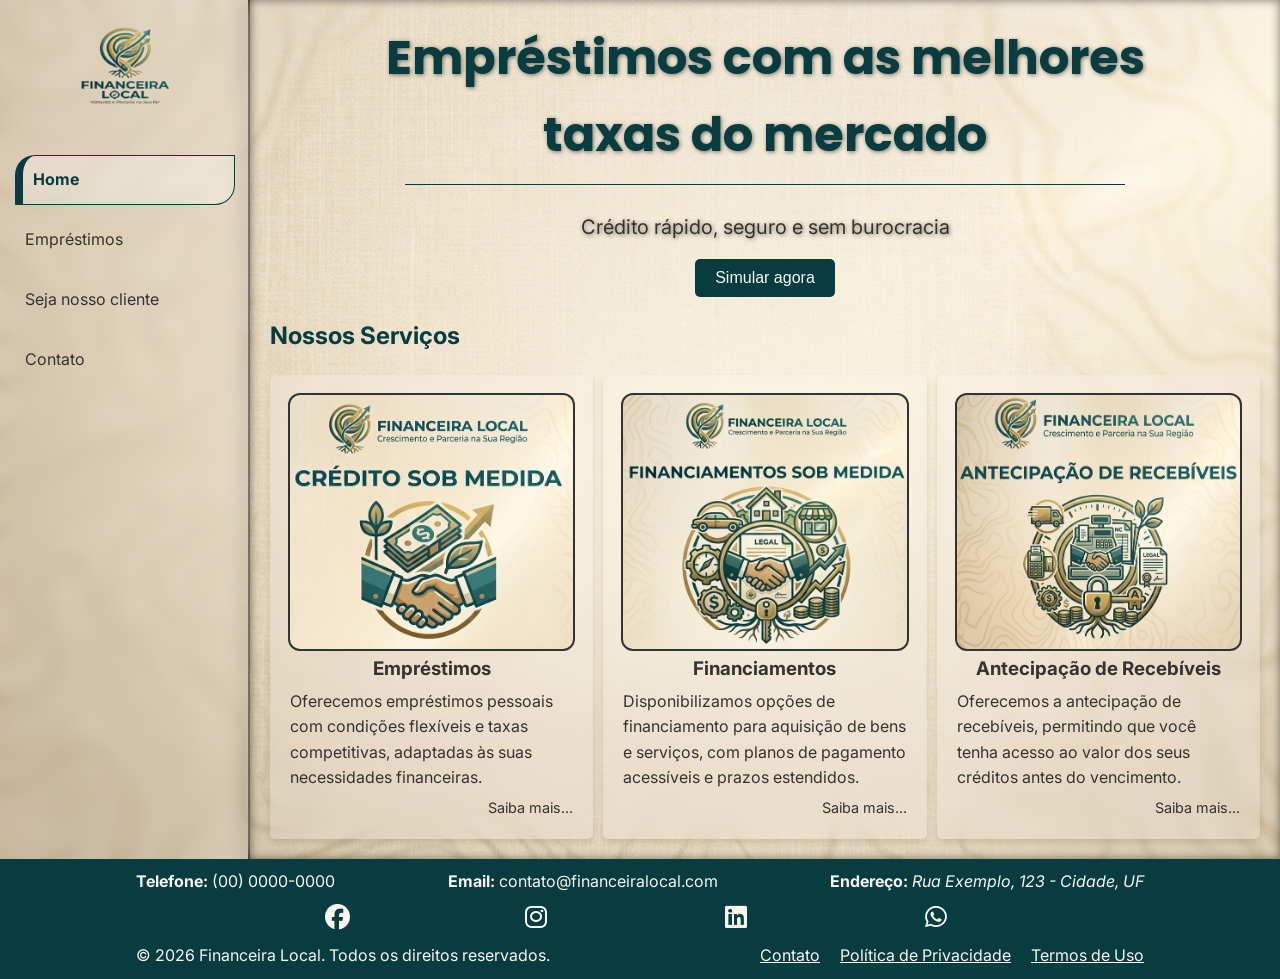
<file: index.html>
<!DOCTYPE html>
<html lang="pt-BR">
<head>
    <meta charset="UTF-8">
    <meta name="viewport" content="width=device-width, initial-scale=1.0">
    <title>Financeira Local - Home</title>
    <link rel="icon" type="image/x-icon" href="./src/assets/favicon/favicon.ico">
    <link rel="stylesheet" href="./src/css/index.css">
</head>
<body>
    <!-- Barra de Navegação Lateral -->
    <nav class="navbar">
        <div class="logo" title="Financeira Local">
            <a href="./index.html"><img src="./src/assets/img/logo/logo-512x512.png" alt="logo financeira local"></a>
        </div>
        <ul class="nav-links">
            <li  class="active" ><a href="#home" title="Home"><span>Home</span></a></li>
            <li><a href="./src/pages/emprestimos.html" title="Empréstimos"><span>Empréstimos</span></a></li>
            <li><a href="./src/pages/cliente.html" title="Seja nosso cliente"><span>Seja nosso cliente</span></a></li>
            <li><a href="#contato" title="Contato"><span>Contato</span></a></li>
        </ul>
    </nav>

    <!-- Conteúdo Principal -->
    <main class="main-content">
        <section class="hero" id="home">
            <h1>Empréstimos com as melhores taxas do mercado</h1>
            <hr class="underline">
            <p class="sub-text">Crédito rápido, seguro e sem burocracia</p>
            <button id="btnSimulation" class="btn-cta" title="Simular agora">Simular agora</button>
        </section>

        <section class="features" id="emprestimos">
            <h2>Nossos Serviços</h2>

            <div class="feature-cards">
                <div class="feature-card" title="Empréstimos Pessoais">
                    <img class="img-card" src="./src/assets/img/emprestimos-card.jpeg" alt="Empréstimos">
                    <h3>Empréstimos</h3>
                    <p>Oferecemos empréstimos pessoais com condições flexíveis e taxas competitivas, adaptadas às suas necessidades financeiras.</p>
                    <span class="moreInfo">Saiba mais...</span>
                </div>
                <div class="feature-card" title="Financiamentos">
                    <img class="img-card" src="./src/assets/img/financiamento-card.jpeg" alt="Financiamentos">
                    <h3>Financiamentos</h3>
                    <p>Disponibilizamos opções de financiamento para aquisição de bens e serviços, com planos de pagamento acessíveis e prazos estendidos.</p>
                    <span class="moreInfo">Saiba mais...</span>
                </div>
                <div class="feature-card" title="Antecipação de Recebíveis">
                    <img class="img-card" src="./src/assets/img/antecipacao-de-recebiveis-card.jpeg" alt="Antecipação de Recebíveis">
                    <h3>Antecipação de Recebíveis</h3>
                    <p>Oferecemos a antecipação de recebíveis, permitindo que você tenha acesso ao valor dos seus créditos antes do vencimento.</p>
                    <span class="moreInfo">Saiba mais...</span>
                </div>
            </div>
        </section>
    </main>

    <!--  Elemento de Rolagem -->
      <span id="btnTopo" class="glass-effect">
          <i class="fa-solid fa-circle-up"></i>
      </span>

    <!-- Rodapé -->
    <footer id="contato">
        <div class="footer-info-contacts">
            <span title="Telefone">
                <strong>Telefone:</strong>
                <a href="https://wa.me/0000000000" target="_blank" rel="noopener noreferrer">(00) 0000-0000</a>
            </span>
            <span title="Email">
                <strong>Email:</strong>
                <a href="mailto:contato@financeiralocal.com" target="_blank" rel="noopener noreferrer">contato@financeiralocal.com</a>
            </span>
            <span title="Endereço">
                <strong>Endereço:</strong>
                <address>Rua Exemplo, 123 - Cidade, UF</address>
            </span>
        </div>

        <div class="footer-social-media">
            <a href="https://www.facebook.com/?locale=pt_BR" target="_blank" rel="noopener noreferrer" title="Facebook"><i class="fa-brands fa-facebook"></i></a>
            <a href="https://www.instagram.com/" target="_blank" rel="noopener noreferrer" title="Instagram"><i class="fa-brands fa-instagram"></i></a>
            <a href="https://www.linkedin.com/" target="_blank" rel="noopener noreferrer" title="LinkedIn"><i class="fa-brands fa-linkedin"></i></a>
            <a href="https://wa.me/0000000000" target="_blank" rel="noopener noreferrer" title="WhatsApp"><i class="fa-brands fa-whatsapp"></i></a>
        </div>
        <div class="footer-legal">
            <p title="Direitos Autorais">&copy; 2026 Financeira Local. Todos os direitos reservados.</p>
            <p class="footer-legal-links">
                <span title="contato"><a href="#contato">Contato</a></span>
                <span title="Política de Privacidade"><a href="#politica-privacidade">Política de Privacidade</a></span>
                <span title="Termos de Uso"><a href="#termos-uso">Termos de Uso</a></span>
            </p>
        </div>
    </footer>
    <script type="module" src="./src/js/index.js"></script>
</body>
</html>
</file>
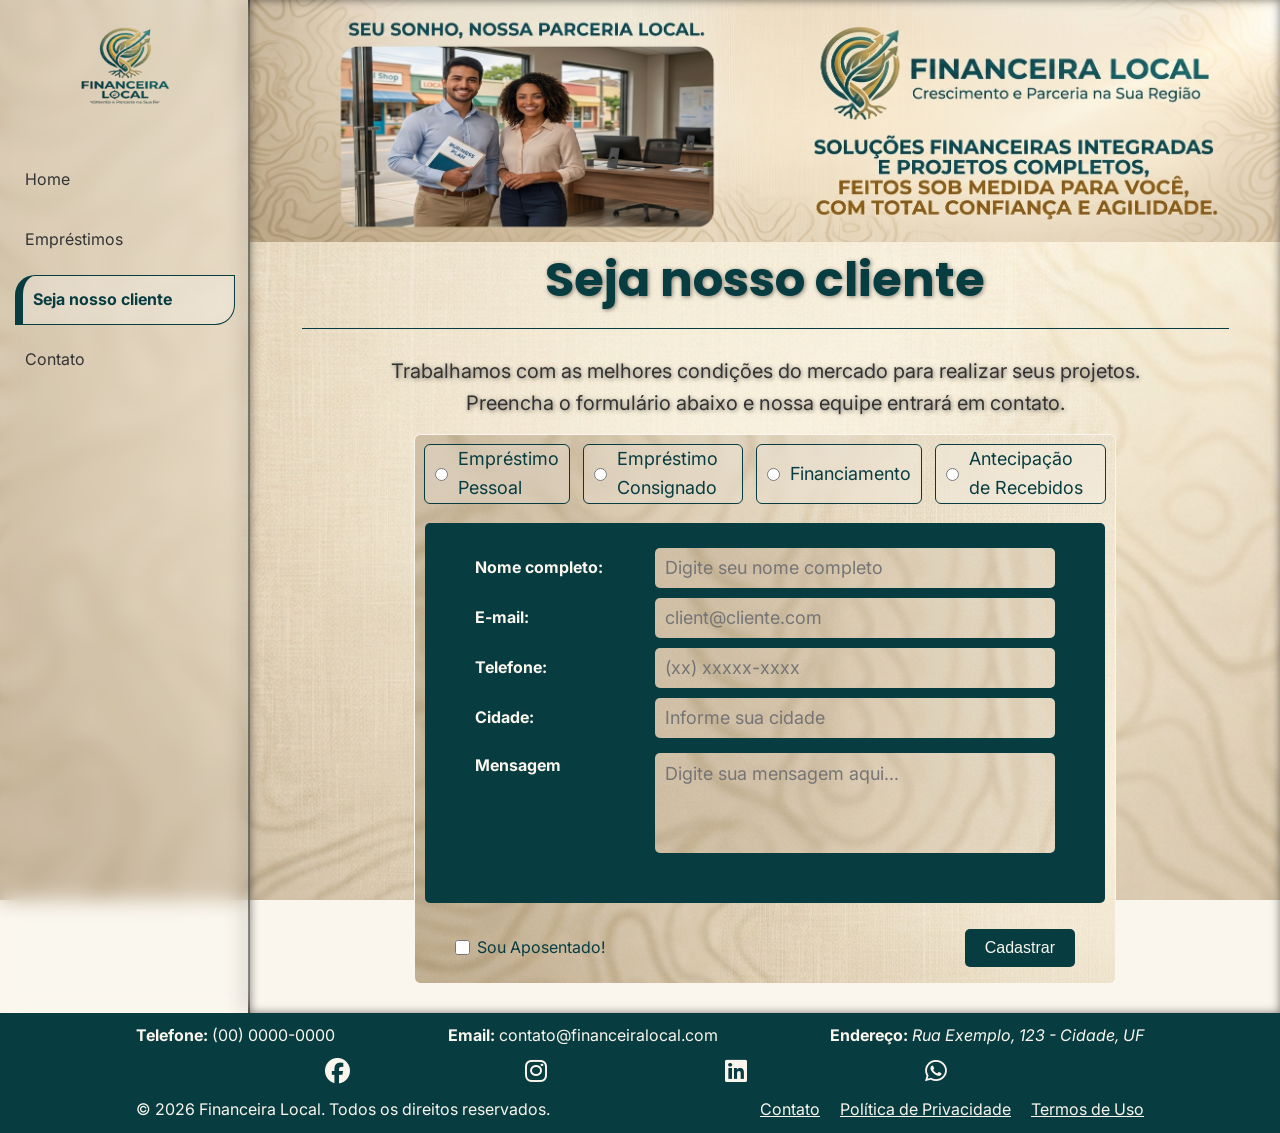
<file: src/pages/cliente.html>
<!DOCTYPE html>
<html lang="pt-BR">
<head>
    <meta charset="UTF-8">
    <meta name="viewport" content="width=device-width, initial-scale=1.0">
    <title>Financeira Local - Seja Cliente</title>
    <link rel="icon" type="image/x-icon" href="../assets/favicon/favicon.ico">
    <link rel="stylesheet" href="../css/index.css">
</head>
<body>
    <!-- Barra de Navegação Lateral -->
    <nav class="navbar">
        <div class="logo" title="Financeira Local">
            <a href="../pages/cliente.html"><img src="../assets/img/logo/logo-512x512.png" alt="logo financeira local"></a>
        </div>
        <ul class="nav-links">
            <li><a href="../../index.html" title="Home"><span>Home</span></a></li>
            <li><a href="../pages/emprestimos.html" title="Empréstimos"><span>Empréstimos</span></a></li>
            <li class="active"><a href="#cliente" title="Seja nosso cliente"><span>Seja nosso cliente</span></a></li>
            <li><a href="#contato" title="Contato"><span>Contato</span></a></li>
        </ul>
    </nav>

    <!-- Conteúdo Principal -->
    <main class="main-content client">
        <!-- Seção de banner apresentação-->
        <section class="content-banner">
            <span class="box-img">
                <img src="../assets/img/banner-seja-cliente.jpeg" alt="banner seja nosso cliente" title="Seja nosso cliente">
            </span>
            <h1 class="title">Seja nosso cliente</h1>
            <hr class="underline">
            <p class="sub-text">
                Trabalhamos com as melhores condições do mercado para realizar seus projetos. Preencha o formulário abaixo e nossa equipe entrará em contato.
            </p>
        </section>

        <section id="cliente" class="form-cliente">
            <form action="" method="post" class="form-inputs">
                <div class="box-form-radio">
                    <label for="emprestimo-pessoal" title="Empréstimo Pessoal" class="input-radio glass-effect">
                        <input id="emprestimo-pessoal" type="radio" name="tipo-emprestimo" value="emprestimo-pessoal" title="Empréstimo Pessoal" required>
                        Empréstimo Pessoal
                    </label>
                    <label for="emprestimo-consignado" title="Empréstimo Consignado" class="input-radio glass-effect">
                        <input id="emprestimo-consignado" type="radio" name="tipo-emprestimo" value="emprestimo-consignado" title="Empréstimo Consignado" required>
                        Empréstimo Consignado
                    </label>

                    <label for="financiamento" title="Financiamento" class="input-radio glass-effect">
                        <input id="financiamento" type="radio" name="tipo-emprestimo" value="financiamento" title="Financiamento" required>
                        Financiamento
                    </label>

                    <label for="antecipacao-recebidos" title="Antecipação de Recebidos" class="input-radio glass-effect">
                        <input id="antecipacao-recebidos" type="radio" name="tipo-emprestimo" value="antecipacao-recebidos" title="Antecipação de Recebidos" required>
                        Antecipação de Recebidos
                    </label>


                </div>

                <div class="box-label-input input-group">
                    <label for="nome" title="Nome Completo" class="labels">Nome completo:
                        <input type="text" name="nome" id="nome" required title="Nome Completo" placeholder="Digite seu nome completo" minlength="5">
                    </label>
                    <label for="email" title="E-mail" class="labels">E-mail:
                        <input type="email" name="email" id="email" required title="E-mail" placeholder="client@cliente.com">
                    </label>
                    <label for="telefone" title="Telefone" class="labels">Telefone:
                        <input type="tel" name="telefone" id="telefone" required title="Telefone" placeholder="(xx) xxxxx-xxxx">
                    </label>
                    <label for="cidade" title="Cidade" class="labels">Cidade:
                        <input type="text" name="cidade" id="cidade" required title="Cidade" placeholder="Informe sua cidade">
                    </label>

                    <label for="mensagem" title="Insira uma mensagem" class="input-mensagem labels">Mensagem
                        <textarea id="mensagem" name="mensagem" rows="5" cols="30" placeholder="Digite sua mensagem aqui..."></textarea>
                    </label>

                    <span id="apply-erro"></span>
                </div>

                <span class="box-btn-checkbox">
                    <label for="sou-aposentado" title="Sou Aposentado" class="input-radio">
                        <input type="checkbox" name="sou-aposentado" id="sou-aposentado" title="Sou Aposentado">Sou Aposentado!
                    </label>
                    <button type="submit" id="cadastrar" class="btn-all">Cadastrar</button>
                </span>
            </form>
        </section>
    </main>

    <!--  Elemento de Rolagem -->
    <span id="btnTopo" class="glass-effect">
        <i class="fa-solid fa-circle-up"></i>
    </span>

    <!-- Rodapé -->
    <footer id="contato">
        <div class="footer-info-contacts">
            <span title="Telefone">
                <strong>Telefone:</strong>
                <a href="https://wa.me/0000000000" target="_blank" rel="noopener noreferrer">(00) 0000-0000</a>
            </span>
            <span title="Email">
                <strong>Email:</strong>
                <a href="mailto:contato@financeiralocal.com" target="_blank" rel="noopener noreferrer">contato@financeiralocal.com</a>
            </span>
            <span title="Endereço">
                <strong>Endereço:</strong>
                <address>Rua Exemplo, 123 - Cidade, UF</address>
            </span>
        </div>

        <div class="footer-social-media">
            <a href="https://www.facebook.com/?locale=pt_BR" target="_blank" rel="noopener noreferrer" title="Facebook"><i class="fa-brands fa-facebook"></i></a>
            <a href="https://www.instagram.com/" target="_blank" rel="noopener noreferrer" title="Instagram"><i class="fa-brands fa-instagram"></i></a>
            <a href="https://www.linkedin.com/" target="_blank" rel="noopener noreferrer" title="LinkedIn"><i class="fa-brands fa-linkedin"></i></a>
            <a href="https://wa.me/0000000000" target="_blank" rel="noopener noreferrer" title="WhatsApp"><i class="fa-brands fa-whatsapp"></i></a>
        </div>
        <div class="footer-legal">
            <p title="Direitos Autorais">&copy; 2026 Financeira Local. Todos os direitos reservados.</p>
            <p class="footer-legal-links">
                <span title="contato"><a href="#contato">Contato</a></span>
                <span title="Política de Privacidade"><a href="#politica-privacidade">Política de Privacidade</a></span>
                <span title="Termos de Uso"><a href="#termos-uso">Termos de Uso</a></span>
            </p>
        </div>
    </footer>
    <script type="module" src="../../src/js/index.js"></script>
</body>
</html>
</file>
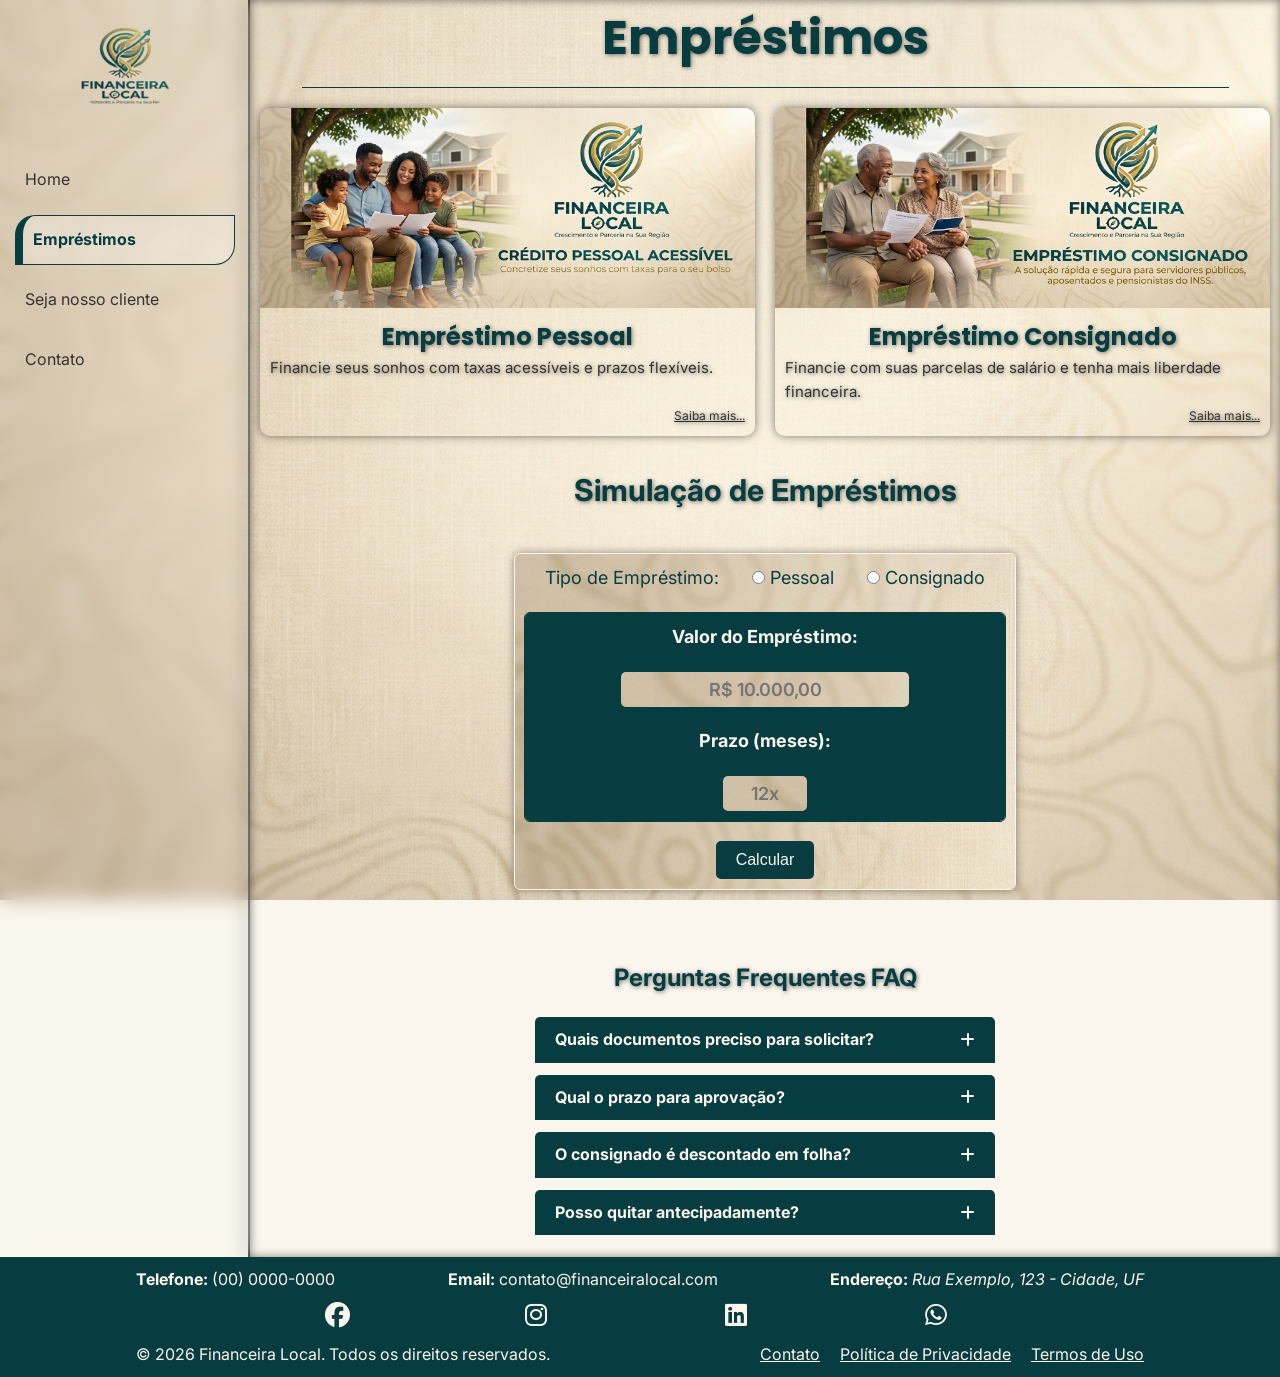
<file: src/pages/emprestimos.html>
<!DOCTYPE html>
<html lang="pt-BR">
<head>
    <meta charset="UTF-8">
    <meta name="viewport" content="width=device-width, initial-scale=1.0">
    <title>Financeira Local - Empréstimos</title>
    <link rel="icon" type="image/x-icon" href="../assets/favicon/favicon.ico">
    <link rel="stylesheet" href="../css/index.css">
</head>
<body>
    <!-- Barra de Navegação Lateral -->
    <nav class="navbar">
        <div class="logo" title="Financeira Local">
            <a href="../pages/emprestimos.html"><img src="../assets/img/logo/logo-512x512.png" alt="logo financeira local"></a>
        </div>
        <ul class="nav-links">
            <li><a href="../../index.html" title="Home"><span>Home</span></a></li>
            <li class="active"><a href="#emprestimos" title="Empréstimos"><span>Empréstimos</span></a></li>
            <li><a href="../pages/cliente.html" title="Seja nosso cliente"><span>Seja nosso cliente</span></a></li>
            <li><a href="#contato" title="Contato"><span>Contato</span></a></li>
        </ul>
    </nav>

    <!-- Conteúdo Principal -->
    <main class="main-content emprestimos">
        <!-- Seção de Empréstimos -->
        <section class="container-emprestimos">
            <h1 class="title">Empréstimos</h1>
            <hr class="underline">
            <div class="container-cards">
                
                <span class="card-emprestimos box-shadow">
                    <img src="../assets/img/banner_1_emprestimo-pessoal.jpeg" alt="Empréstimo Pessoal">
                    <h2>Empréstimo Pessoal</h2>
                    <p>Financie seus sonhos com taxas acessíveis e prazos flexíveis.</p>
                    <span>Saiba mais...</span>
                </span>
                
                <span class="card-emprestimos box-shadow">
                    <img src="../assets/img/banner_2_emprestimo-consignado.jpeg" alt="Empréstimo Consignado">
                    <h2>Empréstimo Consignado</h2>
                    <p>Financie com suas parcelas de salário e tenha mais liberdade financeira.</p>
                    <span>Saiba mais...</span>
                </span>
            </div>
        </section>

        <!-- Seção de Simulação de Empréstimos -->
        <section class="container-simulation">
            <h2>Simulação de Empréstimos</h2>

            <div class="box-simulation box-shadow">
                <label class="tipo-emprestimo" title="Tipo de Empréstimo">Tipo de Empréstimo:
                    
                    <label for="pessoal" title="Pessoal" class="input-radio">
                        <input id="pessoal" type="radio" name="tipo-emprestimo" value="pessoal" title="Pessoal" required>
                        Pessoal
                    </label>
                    <label for="consignado" title="Consignado" class="input-radio">
                        <input id="consignado" type="radio" name="tipo-emprestimo" value="consignado" title="Consignado" required>
                        Consignado 
                    </label>

                </label>

                <div class="input-dados glass-effect">
                    <label for="valor-emprestimo" title="Valor do Empréstimo">Valor do Empréstimo:</label>
                    <input type="text" id="valor-emprestimo" placeholder="R$ 10.000,00"  required>
                    <label for="prazo" title="Prazo">Prazo (meses):</label>
                    <input type="number" id="prazo" placeholder="12x" min="1" max="120" required>
                </div>

                <button id="calcular-emprestimo" title="Calcular Empréstimo" class="btn-all">Calcular</button>

                <span id="erroMessage" class="view-error"></span>
        
            </div>
        
            <div class="base hidden"></div>

            <span id="resultado-emprestimo" class="result-emprestimo" title="Resultado do Empréstimo">
                <p>Valor da parcela: <span id="valor-parcela"></span></p>
            </span>
        
        </section>

        <section  id="element-btn-seja-cliente" class="seja-nosso-cliente">
            <button id="page-nosso-cliente" class="btn-seja-nosso-cliente btn-all">
                Seja nosso cliente
            </button>
        </section>
        
        <!-- Seção FAG -->
        <section class="container-duvida">
            <h3>Perguntas Frequentes FAQ</h3>

            <div class="box-duvida">
                <div class="duvida">
                    <span class="box-child">
                        <span>Quais documentos preciso para solicitar?</span>
                        <i class="fa-solid fa-plus"></i>
                    </span>
                    <p class="paragrafo glass-effect">RG, CPF, comprovante de residência e comprovante de renda. Para consignado, também é necessário o contracheque ou extrato do INSS. Todo o envio é feito online.</p>
                </div>
                <div class="duvida">
                    <span class="box-child">
                        <span>Qual o prazo para aprovação?</span>
                        <i class="fa-solid fa-plus"></i>
                    </span>
                    <p class="paragrafo glass-effect">A análise é feita em até 24 horas úteis. Após a aprovação, o valor é liberado em até 1 dia útil na sua conta.</p>
                </div>
                <div class="duvida">
                    <span class="box-child">
                        <span>O consignado é descontado em folha?</span>
                        <i class="fa-solid fa-plus"></i>
                    </span>
                    <p class="paragrafo glass-effect">Sim. O desconto é feito diretamente no contracheque ou benefício, com parcelas que não comprometem mais de 35% da sua renda.</p>
                </div>
                <div class="duvida">
                    <span class="box-child">
                        <span>Posso quitar antecipadamente?</span>
                        <i class="fa-solid fa-plus"></i>
                    </span>
                    <p class="paragrafo glass-effect">Sim. Você pode quitar a qualquer momento sem multa, com desconto proporcional dos juros das parcelas futuras.</p>
                </div>
            </div>
        </section>
    </main>

    <!--  Elemento de Rolagem -->
    <span id="btnTopo" class="glass-effect">
        <i class="fa-solid fa-circle-up"></i>
    </span>

    <!-- Rodapé -->
    <footer id="contato">
        <div class="footer-info-contacts">
            <span title="Telefone">
                <strong>Telefone:</strong>
                <a href="https://wa.me/0000000000" target="_blank" rel="noopener noreferrer">(00) 0000-0000</a>
            </span>
            <span title="Email">
                <strong>Email:</strong>
                <a href="mailto:contato@financeiralocal.com" target="_blank" rel="noopener noreferrer">contato@financeiralocal.com</a>
            </span>
            <span title="Endereço">
                <strong>Endereço:</strong>
                <address>Rua Exemplo, 123 - Cidade, UF</address>
            </span>
        </div>

        <div class="footer-social-media">
            <a href="https://www.facebook.com/?locale=pt_BR" target="_blank" rel="noopener noreferrer" title="Facebook"><i class="fa-brands fa-facebook"></i></a>
            <a href="https://www.instagram.com/" target="_blank" rel="noopener noreferrer" title="Instagram"><i class="fa-brands fa-instagram"></i></a>
            <a href="https://www.linkedin.com/" target="_blank" rel="noopener noreferrer" title="LinkedIn"><i class="fa-brands fa-linkedin"></i></a>
            <a href="https://wa.me/0000000000" target="_blank" rel="noopener noreferrer" title="WhatsApp"><i class="fa-brands fa-whatsapp"></i></a>
        </div>
        <div class="footer-legal">
            <p title="Direitos Autorais">&copy; 2026 Financeira Local. Todos os direitos reservados.</p>
            <p class="footer-legal-links">
                <span title="contato"><a href="#contato">Contato</a></span>
                <span title="Política de Privacidade"><a href="#politica-privacidade">Política de Privacidade</a></span>
                <span title="Termos de Uso"><a href="#termos-uso">Termos de Uso</a></span>
            </p>
        </div>
    </footer>

    <script type="module" src="../../src/js/index.js"></script>
</body>
</html>
</file>
<file: src/css/index.css>
@import url('https://fonts.googleapis.com/css2?family=Inter:ital,opsz,wght@0,14..32,100..900;1,14..32,100..900&family=Poppins:ital,wght@0,100;0,200;0,300;0,400;0,500;0,600;0,700;0,800;0,900;1,100;1,200;1,300;1,400;1,500;1,600;1,700;1,800;1,900&display=swap');

@import url('https://cdnjs.cloudflare.com/ajax/libs/font-awesome/6.5.1/css/all.min.css');

@import url('../css/global.css');
@import url('../css/utilidades.css');
@import url('../css/navbar.css');
@import url('../css/main.css');
@import url('../css/emprestimos.css');
@import url('../css/client.css');
@import url('../css/footer.css');
</file>
